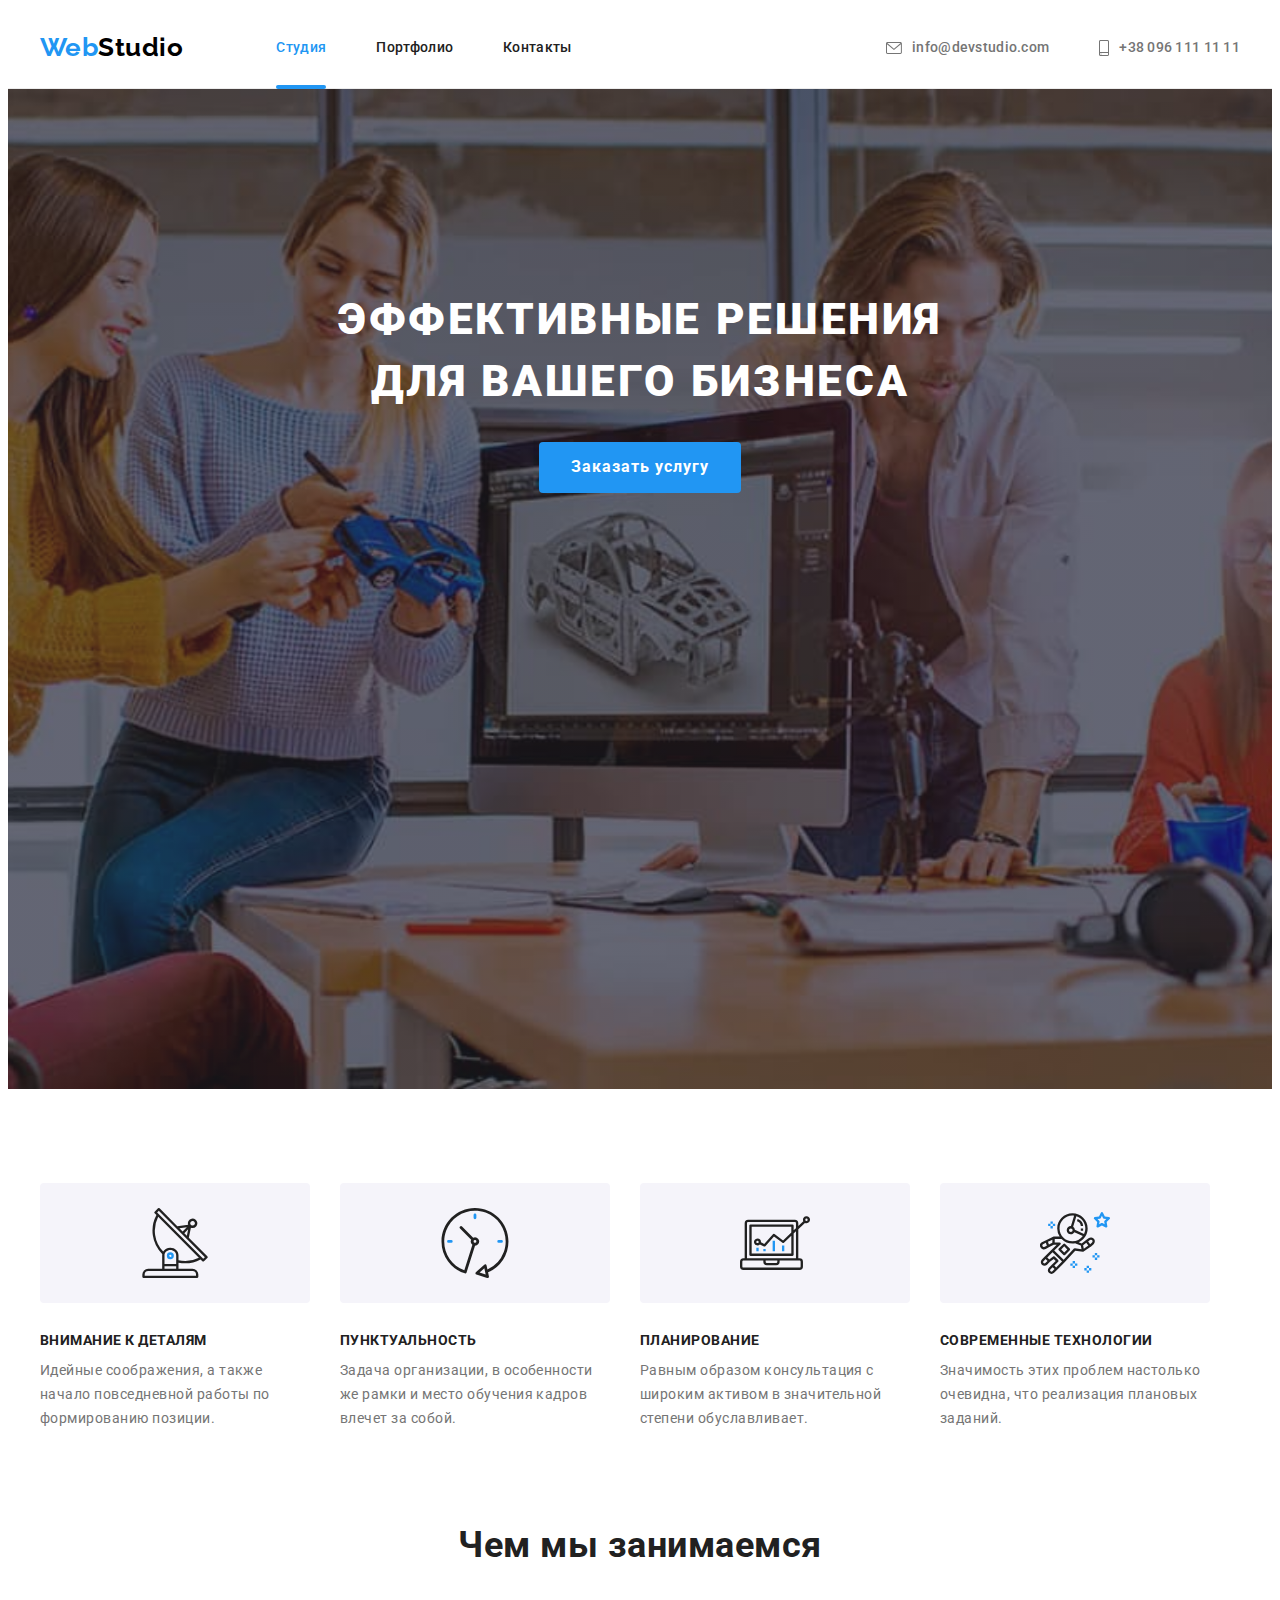
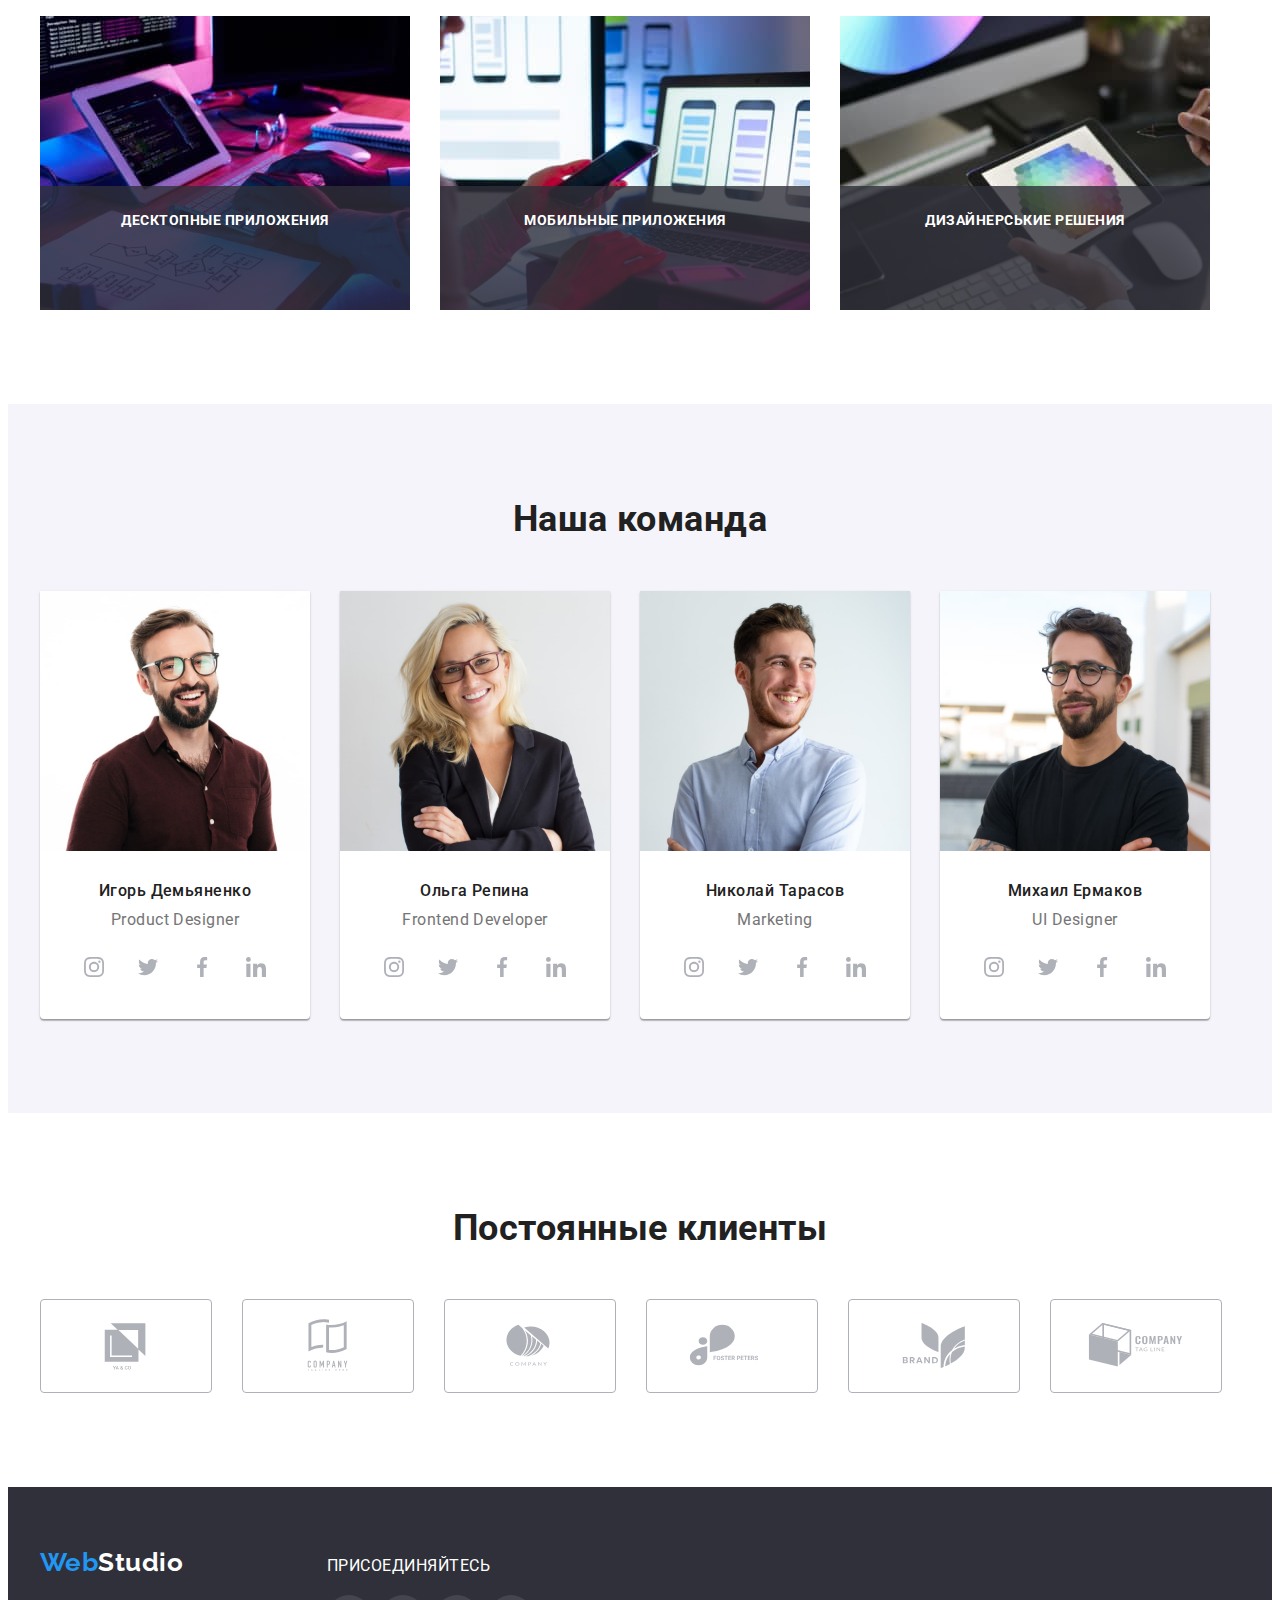
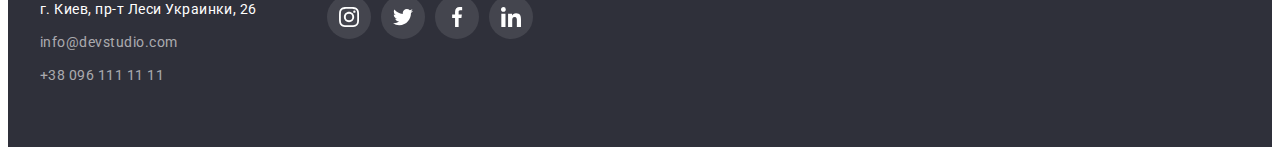
<file: index.html>
<!DOCTYPE html>
<html lang="ru">
  <head>
    <meta charset="UTF-8" />
    <meta http-equiv="X-UA-Compatible" content="IE=edge" />
    <meta name="viewport" content="width=device-width, initial-scale=1.0" />
    <link rel="preconnect" href="https://fonts.googleapis.com" />
    <link rel="preconnect" href="https://fonts.gstatic.com" crossorigin />
    <link
      href="https://fonts.googleapis.com/css2?family=Roboto:wght@400;500;700;900&family=Raleway:wght@700&display=swap"
      rel="stylesheet"
    />
    <link
      rel="stylesheet"
      href="https://cdnjs.cloudflare.com/ajax/libs/modern-normalize/1.1.0/modern-normalize.min.css"
      integrity="sha512-wpPYUAdjBVSE4KJnH1VR1HeZfpl1ub8YT/NKx4PuQ5NmX2tKuGu6U/JRp5y+Y8XG2tV+wKQpNHVUX03MfMFn9Q=="
      crossorigin="anonymous"
      referrerpolicy="no-referrer"
    />
    <link rel="stylesheet" href="css/styles.css" />
    <title>Document</title>
  </head>

  <body>
    <!--Хедер-->
    <header>
      <!--Основная навигация-->
      <div class="container header">
        <nav class="navigation">
          <a href="./index.html" class="name">Web<span class="name-studio">Studio</span></a>
          <ul class="site-nav list">
            <li class="item"><a href="./index.html" class="link current">Студия</a></li>
            <li class="item"><a href="./portfolio.html" class="link">Портфолио</a></li>
            <li class="item"><a href="" class="link">Контакты</a></li>
          </ul>
        </nav>

        <!--Контакты-->
        <ul class="contacts list">
          <li class="item">
            <a href="mailto:info@devstudio.com" class="link">
              <svg class="icon" width="16" height="12">
                <use href="./images/icons-sprite-opti.svg#icon-envelope"></use>
              </svg>
              info@devstudio.com
            </a>
          </li>
          <li class="item">
            <a href="tel:+380961111111" class="link">
              <svg class="icon" width="10" height="16">
                <use href="./images/icons-sprite-opti.svg#icon-smartphone"></use>
              </svg>
              +38 096 111 11 11
            </a>
          </li>
        </ul>
      </div>
    </header>

    <!--Main-->
    <main>
      <!--Большой банер-->
      <section class="banner">
        <h1 class="banner-title">ЭФФЕКТИВНЫЕ РЕШЕНИЯ ДЛЯ ВАШЕГО БИЗНЕСА</h1>
        <button type="button" data-modal-open class="button primary">Заказать услугу</button>
      </section>

      <!--Преимущества-->
      <section class="section our-benefits">
        <div class="container">
          <h2 class="section-title visually-hidden">Преимущества</h2>
          <ul class="benefits list">
            <li class="item">
              <div class="about-benefit">
                <svg class="icon" width="70" height="70">
                  <use href="./images/icons-sprite-opti.svg#icon-antena"></use>
                </svg>
              </div>
              <h3 class="title">Внимание к деталям</h3>
              <p class="description">
                Идейные соображения, а также начало повседневной работы по формированию позиции.
              </p>
            </li>
            <li class="item">
              <div class="about-benefit">
                <svg class="icon" width="70" height="70">
                  <use href="./images/icons-sprite-opti.svg#icon-clock-1"></use>
                </svg>
              </div>
              <h3 class="title">Пунктуальность</h3>
              <p class="description">
                Задача организации, в особенности же рамки и место обучения кадров влечет за собой.
              </p>
            </li>
            <li class="item">
              <div class="about-benefit">
                <svg class="icon" width="70" height="70">
                  <use href="./images/icons-sprite-opti.svg#icon-diagram-1"></use>
                </svg>
              </div>
              <h3 class="title">Планирование</h3>
              <p class="description">
                Равным образом консультация с широким активом в значительной степени обуславливает.
              </p>
            </li>
            <li class="item">
              <div class="about-benefit">
                <svg class="icon" width="70" height="70">
                  <use href="./images/icons-sprite-opti.svg#icon-astronaut-1"></use>
                </svg>
              </div>
              <h3 class="title">Современные технологии</h3>
              <p class="description">
                Значимость этих проблем настолько очевидна, что реализация плановых заданий.
              </p>
            </li>
          </ul>
        </div>
      </section>

      <!--Чем мы занимаемся с картинками-->
      <section class="section works">
        <div class="container">
          <h2 class="section-title">Чем мы занимаемся</h2>
          <ul class="work list">
            <li class="item">
              <div class="desktop-app">
                <img
                  src="./images/box-1.jpg"
                  class="photo"
                  alt="Компьтер и планшет"
                  width="370"
                  height="294"
                />
                <p class="text">Десктопные приложения</p>
              </div>
            </li>
            <li class="item">
              <div class="mobile-app">
                <img
                  src="./images/box-2.jpg"
                  class="photo"
                  alt="Ноутбук и смартфон"
                  width="370"
                  height="294"
                />
                <p class="text">Мобильные приложения</p>
              </div>
            </li>
            <li class="item">
              <div class="design-solutions">
                <img
                  src="./images/box-3.jpg"
                  class="photo"
                  alt="Планшет"
                  width="370"
                  height="294"
                />
                <p class="text">Дизайнерськие решения</p>
              </div>
            </li>
          </ul>
        </div>
      </section>

      <!--Команда-->
      <section class="section teams">
        <div class="container">
          <h2 class="section-title">Наша команда</h2>
          <ul class="team list">
            <!--Демьяненко-->
            <li class="item">
              <img
                src="./images/демьяненко.jpg"
                class="photo"
                alt="Product Designer"
                width="270"
                height="260"
              />
              <div class="about-team">
                <h3 class="title">Игорь Демьяненко</h3>
                <p lang="en" class="position">Product Designer</p>
                <ul class="team-icons list">
                  <li class="item-social">
                    <a href="" class="media">
                      <svg class="icon" width="20" height="20">
                        <use href="./images/icons-sprite-opti.svg#icon-instagram-2"></use>
                      </svg>
                    </a>
                  </li>
                  <li class="item-social">
                    <a href="" class="media">
                      <svg class="icon" width="20" height="20">
                        <use href="./images/icons-sprite-opti.svg#icon-twitter-1"></use>
                      </svg>
                    </a>
                  </li>
                  <li class="item-social">
                    <a href="" class="media">
                      <svg class="icon" width="20" height="20">
                        <use href="./images/icons-sprite-opti.svg#icon-facebook-1"></use>
                      </svg>
                    </a>
                  </li>
                  <li class="item-social">
                    <a href="" class="media">
                      <svg class="icon" width="20" height="20">
                        <use href="./images/icons-sprite-opti.svg#icon-linkedin-1"></use>
                      </svg>
                    </a>
                  </li>
                </ul>
              </div>
            </li>
            <!--Репина-->
            <li class="item">
              <img
                src="./images/репина.jpg"
                class="photo"
                alt="Frontend Developer"
                width="270"
                height="260"
              />
              <div class="about-team">
                <h3 class="title">Ольга Репина</h3>
                <p lang="en" class="position">Frontend Developer</p>
                <ul class="team-icons list">
                  <li class="item-social">
                    <a href="" class="media">
                      <svg class="icon" width="20" height="20">
                        <use href="./images/icons-sprite-opti.svg#icon-instagram-2"></use>
                      </svg>
                    </a>
                  </li>
                  <li class="item-social">
                    <a href="" class="media">
                      <svg class="icon" width="20" height="20">
                        <use href="./images/icons-sprite-opti.svg#icon-twitter-1"></use>
                      </svg>
                    </a>
                  </li>
                  <li class="item-social">
                    <a href="" class="media">
                      <svg class="icon" width="20" height="20">
                        <use href="./images/icons-sprite-opti.svg#icon-facebook-1"></use>
                      </svg>
                    </a>
                  </li>
                  <li class="item-social">
                    <a href="" class="media">
                      <svg class="icon" width="20" height="20">
                        <use href="./images/icons-sprite-opti.svg#icon-linkedin-1"></use>
                      </svg>
                    </a>
                  </li>
                </ul>
              </div>
            </li>
            <!--Тарасов-->
            <li class="item">
              <img
                src="./images/тарасов.jpg"
                class="photo"
                alt="Marketing"
                width="270"
                height="260"
              />
              <div class="about-team">
                <h3 class="title">Николай Тарасов</h3>
                <p lang="en" class="position">Marketing</p>
                <ul class="team-icons list">
                  <li class="item-social">
                    <a href="" class="media">
                      <svg class="icon" width="20" height="20">
                        <use href="./images/icons-sprite-opti.svg#icon-instagram-2"></use>
                      </svg>
                    </a>
                  </li>
                  <li class="item-social">
                    <a href="" class="media">
                      <svg class="icon" width="20" height="20">
                        <use href="./images/icons-sprite-opti.svg#icon-twitter-1"></use>
                      </svg>
                    </a>
                  </li>
                  <li class="item-social">
                    <a href="" class="media">
                      <svg class="icon" width="20" height="20">
                        <use href="./images/icons-sprite-opti.svg#icon-facebook-1"></use>
                      </svg>
                    </a>
                  </li>
                  <li class="item-social">
                    <a href="" class="media">
                      <svg class="icon" width="20" height="20">
                        <use href="./images/icons-sprite-opti.svg#icon-linkedin-1"></use>
                      </svg>
                    </a>
                  </li>
                </ul>
              </div>
            </li>
            <!--Ермаков-->
            <li class="item">
              <img
                src="./images/ермаков.jpg"
                class="photo"
                alt="UI Designer"
                width="270"
                height="260"
              />
              <div class="about-team">
                <h3 class="title">Михаил Ермаков</h3>
                <p lang="en" class="position">UI Designer</p>
                <ul class="team-icons list">
                  <li class="item-social">
                    <a href="" class="media">
                      <svg class="icon" width="20" height="20">
                        <use href="./images/icons-sprite-opti.svg#icon-instagram-2"></use>
                      </svg>
                    </a>
                  </li>
                  <li class="item-social">
                    <a href="" class="media">
                      <svg class="icon" width="20" height="20">
                        <use href="./images/icons-sprite-opti.svg#icon-twitter-1"></use>
                      </svg>
                    </a>
                  </li>
                  <li class="item-social">
                    <a href="" class="media">
                      <svg class="icon" width="20" height="20">
                        <use href="./images/icons-sprite-opti.svg#icon-facebook-1"></use>
                      </svg>
                    </a>
                  </li>
                  <li class="item-social">
                    <a href="" class="media">
                      <svg class="icon" width="20" height="20">
                        <use href="./images/icons-sprite-opti.svg#icon-linkedin-1"></use>
                      </svg>
                    </a>
                  </li>
                </ul>
              </div>
            </li>
          </ul>
        </div>
      </section>

      <!-- Клиенты -->
      <section class="section clients">
        <div class="container">
          <h2 class="section-title">Постоянные клиенты</h2>
          <ul class="our-clients list">
            <li class="item">
              <a href="" class="clients-link">
                <svg class="icon" width="106" height="60">
                  <use href="./images/icons-sprite-opti.svg#icon-group1"></use>
                </svg>
              </a>
            </li>
            <li class="item">
              <a href="" class="clients-link">
                <svg class="icon" width="106" height="60">
                  <use href="./images/icons-sprite-opti.svg#icon-group2"></use>
                </svg>
              </a>
            </li>
            <li class="item">
              <a href="" class="clients-link">
                <svg class="icon" width="106" height="60">
                  <use href="./images/icons-sprite-opti.svg#icon-group3"></use>
                </svg>
              </a>
            </li>
            <li class="item">
              <a href="" class="clients-link">
                <svg class="icon" width="106" height="60">
                  <use href="./images/icons-sprite-opti.svg#icon-group4"></use>
                </svg>
              </a>
            </li>
            <li class="item">
              <a href="" class="clients-link">
                <svg class="icon" width="106" height="60">
                  <use href="./images/icons-sprite-opti.svg#icon-group5"></use>
                </svg>
              </a>
            </li>
            <li class="item">
              <a href="" class="clients-link">
                <svg class="icon" width="106" height="60">
                  <use href="./images/icons-sprite-opti.svg#icon-group6"></use>
                </svg>
              </a>
            </li>
          </ul>
        </div>
      </section>
    </main>

    <!--Футер-->
    <footer>
      <div class="container footer">
        <div class="contact-info">
          <a href="./index.html" class="name studio">Web<span class="name-second">Studio</span></a>
          <address class="location">г. Киев, пр-т Леси Украинки, 26</address>
          <ul class="connection list">
            <li class="item">
              <a href="mailto:info@devstudio.com" class="phone">info@devstudio.com</a>
            </li>
            <li class="item"><a href="tel:+380961111111" class="mail">+38 096 111 11 11</a></li>
          </ul>
        </div>
        <div class="container-join">
          <p class="join">Присоединяйтесь</p>
          <ul class="social-media list">
            <li class="item">
              <a href="" class="media-link">
                <svg class="icon" width="20" height="20">
                  <use href="./images/icons-sprite-opti.svg#icon-instagram-2"></use>
                </svg>
              </a>
            </li>
            <li class="item">
              <a href="" class="media-link">
                <svg class="icon" width="20" height="20">
                  <use href="./images/icons-sprite-opti.svg#icon-twitter-1"></use>
                </svg>
              </a>
            </li>
            <li class="item">
              <a href="" class="media-link">
                <svg class="icon" width="20" height="20">
                  <use href="./images/icons-sprite-opti.svg#icon-facebook-1"></use>
                </svg>
              </a>
            </li>
            <li class="item">
              <a href="" class="media-link">
                <svg class="icon" width="20" height="20">
                  <use href="./images/icons-sprite-opti.svg#icon-linkedin-1"></use>
                </svg>
              </a>
            </li>
          </ul>
        </div>
      </div>
    </footer>

    <!-- Модальное окно -->
    <div class="backdrop is-hidden" data-modal>
      <div class="modal">
        <button type="button" data-modal-close class="close-btn">
          <svg class="icon-btn-close" width="18" height="18">
            <use href="./images/icons-sprite-opti.svg#icon-close-btn"></use>
          </svg>
        </button>
      </div>
    </div>
    <script src="./js/modal.js"></script>
  </body>
</html>
</file>
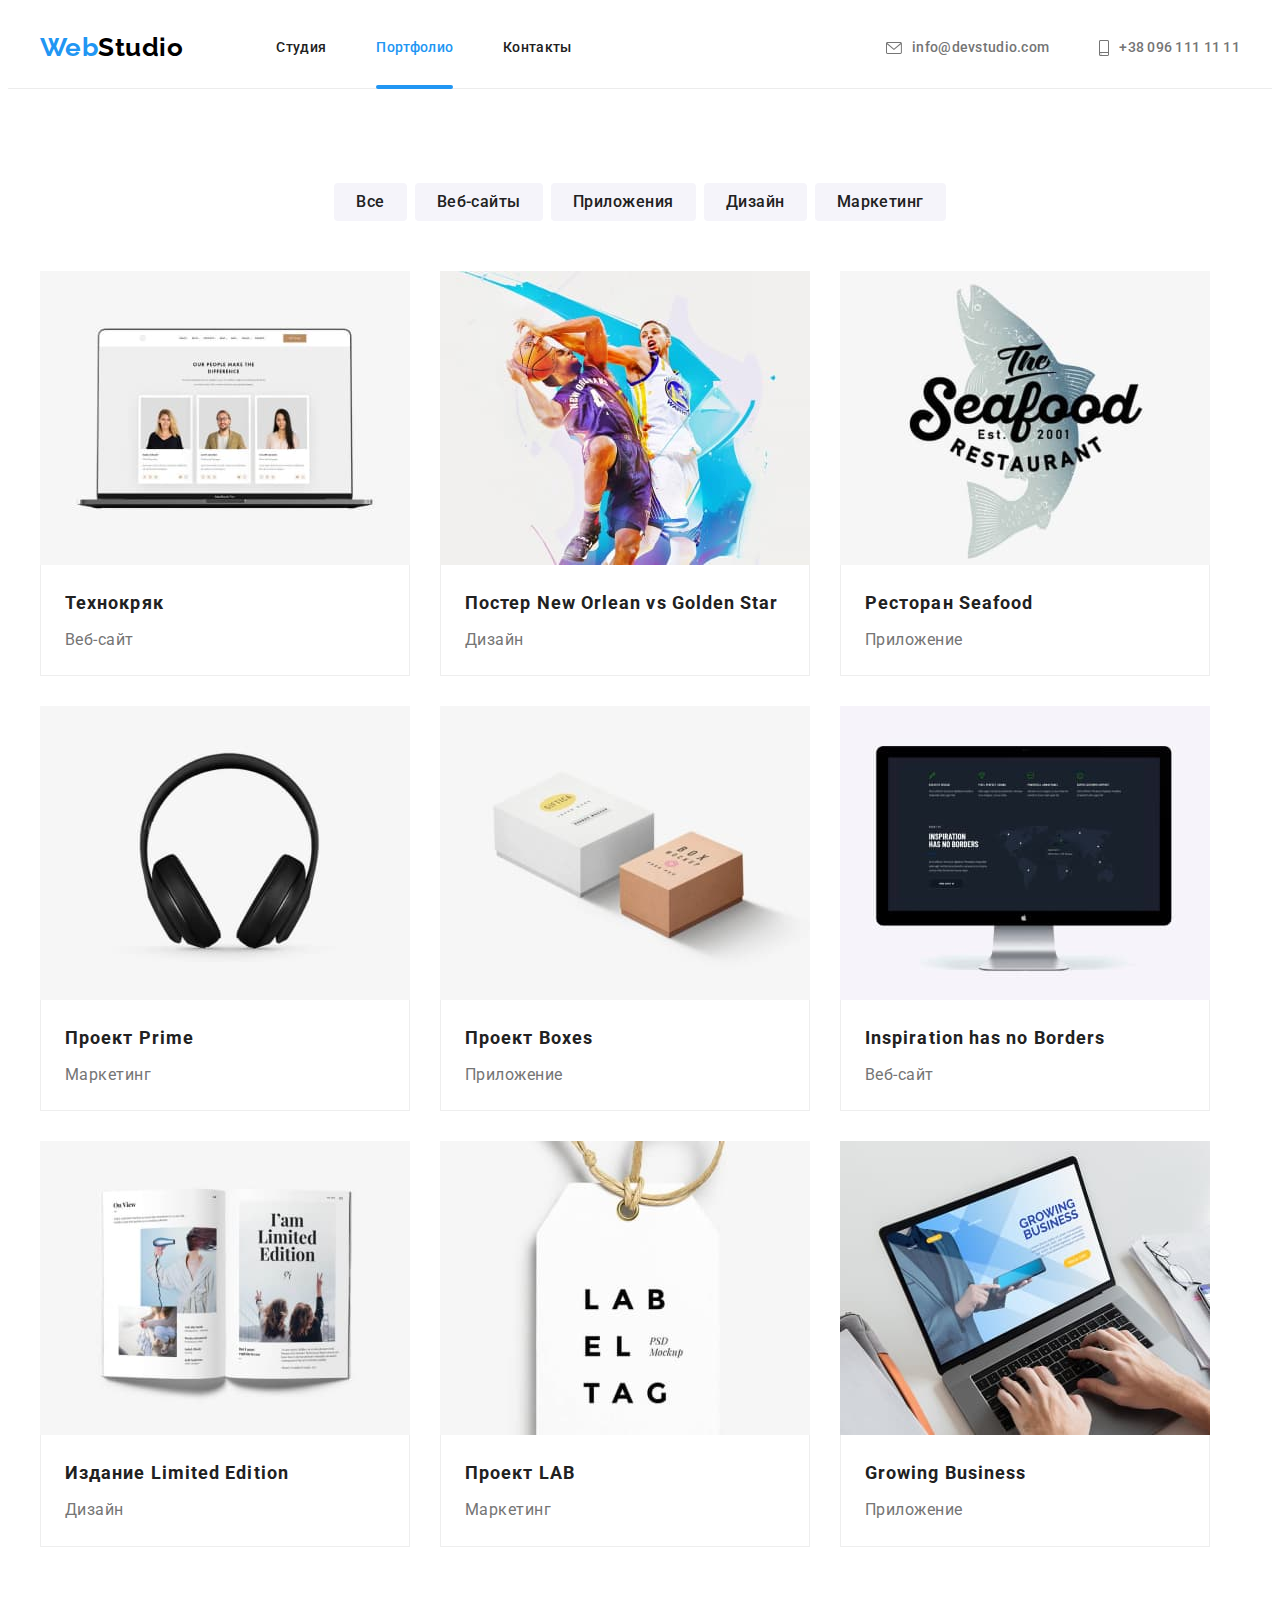
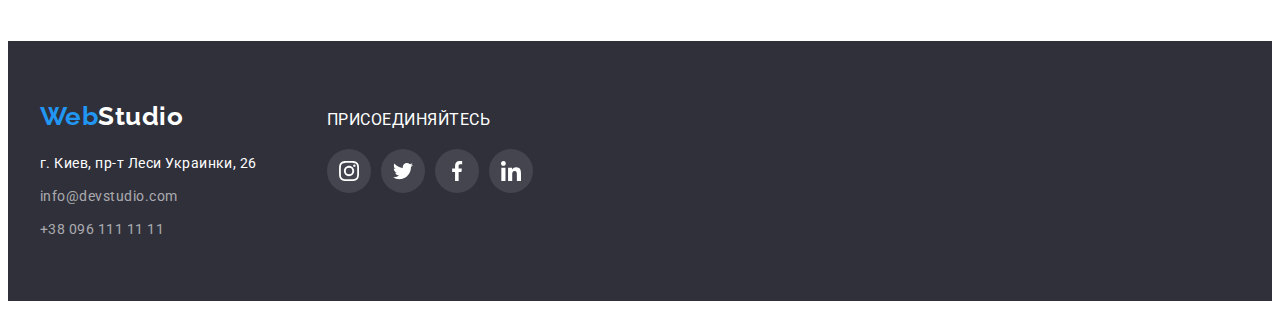
<file: portfolio.html>
<!DOCTYPE html>
<html lang="ru">
  <head>
    <meta charset="UTF-8" />
    <meta http-equiv="X-UA-Compatible" content="IE=edge" />
    <meta name="viewport" content="width=device-width, initial-scale=1.0" />
    <link rel="preconnect" href="https://fonts.googleapis.com" />
    <link rel="preconnect" href="https://fonts.gstatic.com" crossorigin />
    <link
      href="https://fonts.googleapis.com/css2?family=Roboto:wght@400;500;700;900&family=Raleway:wght@700&display=swap"
      rel="stylesheet"
    />
    <link
      rel="stylesheet"
      href="https://cdnjs.cloudflare.com/ajax/libs/modern-normalize/1.1.0/modern-normalize.min.css"
      integrity="sha512-wpPYUAdjBVSE4KJnH1VR1HeZfpl1ub8YT/NKx4PuQ5NmX2tKuGu6U/JRp5y+Y8XG2tV+wKQpNHVUX03MfMFn9Q=="
      crossorigin="anonymous"
      referrerpolicy="no-referrer"
    />
    <link rel="stylesheet" href="css/styles.css" />
    <title>Document</title>
  </head>

  <body>
    <!--Хедер-->
    <header>
      <!--Основная навигация-->
      <div class="container header">
        <nav class="navigation">
          <a href="./index.html" class="name">Web<span class="name-studio">Studio</span></a>
          <ul class="site-nav list">
            <li class="item"><a href="./index.html" class="link">Студия</a></li>
            <li class="item"><a href="./portfolio.html" class="link current">Портфолио</a></li>
            <li class="item"><a href="" class="link">Контакты</a></li>
          </ul>
        </nav>

        <!--Контакты-->
        <ul class="contacts list">
          <li class="item">
            <a href="mailto:info@devstudio.com" class="link">
              <svg class="icon" width="16" height="12">
                <use href="./images/icons-sprite-opti.svg#icon-envelope"></use>
              </svg>
              info@devstudio.com
            </a>
          </li>
          <li class="item">
            <a href="tel:+380961111111" class="link">
              <svg class="icon" width="10" height="16">
                <use href="./images/icons-sprite-opti.svg#icon-smartphone"></use>
              </svg>
              +38 096 111 11 11
            </a>
          </li>
        </ul>
      </div>
    </header>

    <!-- Main -->
    <section class="section portfolio">
      <div class="container">
        <h1 class="section-title visually-hidden">Портфолио</h1>
        <!-- Кнопки -->
        <ul class="filter list">
          <li class="item"><button type="button" class="button secondary">Все</button></li>
          <li class="item"><button type="button" class="button secondary">Веб-сайты</button></li>
          <li class="item"><button type="button" class="button secondary">Приложения</button></li>
          <li class="item"><button type="button" class="button secondary">Дизайн</button></li>
          <li class="item"><button type="button" class="button secondary">Маркетинг</button></li>
        </ul>
        <!-- Проекты -->
        <ul class="projects list">
          <li class="item">
            <a href="" class="project-link">
              <div class="project-thumb">
                <img src="./images/img1.jpg" class="photo" alt="Ноутбук" width="370" height="294" />
                <p class="text">
                  Ресурс предлагает комплексные предложения с разным уровнем функционала и сервисов.
                  Все это позволит посетителю получить исчерпывающие сведения о компании или частном
                  лице.
                </p>
              </div>
              <div class="about-project">
                <h2 class="title">Технокряк</h2>
                <p class="kind">Веб-сайт</p>
              </div>
            </a>
          </li>
          <li class="item">
            <a href="" class="project-link">
              <div class="project-thumb">
                <img
                  src="./images/img2.jpg"
                  class="photo"
                  alt="Два баскетболиста"
                  width="370"
                  height="294"
                />
                <p class="text">Описание</p>
              </div>
              <div class="about-project">
                <h2 class="title">Постер <span lang="en">New Orlean vs Golden Star</span></h2>
                <p class="kind">Дизайн</p>
              </div>
            </a>
          </li>
          <li class="item">
            <a href="" class="project-link">
              <div class="project-thumb">
                <img
                  src="./images/img3.jpg"
                  class="photo"
                  alt="Логотип ресторана"
                  width="370"
                  height="294"
                />
                <p class="text">Описание</p>
              </div>
              <div class="about-project">
                <h2 class="title">Ресторан <span lang="en">Seafood</span></h2>
                <p class="kind">Приложение</p>
              </div>
            </a>
          </li>
          <li class="item">
            <a href="" class="project-link">
              <div class="project-thumb">
                <img
                  src="./images/img4.jpg"
                  class="photo"
                  alt="Наушники"
                  width="370"
                  height="294"
                />
                <p class="text">Описание</p>
              </div>
              <div class="about-project">
                <h2 class="title">Проект <span lang="en">Prime</span></h2>
                <p class="kind">Маркетинг</p>
              </div>
            </a>
          </li>
          <li class="item">
            <a href="" class="project-link">
              <div class="project-thumb">
                <img
                  src="./images/img5.jpg"
                  class="photo"
                  alt="Две коробки"
                  width="370"
                  height="294"
                />
                <p class="text">Описание</p>
              </div>
              <div class="about-project">
                <h2 class="title">Проект <span>Boxes</span></h2>
                <p class="kind">Приложение</p>
              </div>
            </a>
          </li>
          <li class="item">
            <a href="" class="project-link">
              <div class="project-thumb">
                <img
                  src="./images/img6.jpg"
                  class="photo"
                  alt="Веб-сайт на компьютере"
                  width="370"
                  height="294"
                />
                <p class="text">Описание</p>
              </div>
              <div class="about-project">
                <h2 class="title"><span lang="en">Inspiration has no Borders</span></h2>
                <p class="kind">Веб-сайт</p>
              </div>
            </a>
          </li>
          <li class="item">
            <a href="" class="project-link">
              <div class="project-thumb">
                <img
                  src="./images/img7.jpg"
                  class="photo"
                  alt="Открытая книга"
                  width="370"
                  height="294"
                />
                <p class="text">Описание</p>
              </div>
              <div class="about-project">
                <h2 class="title">Издание <span lang="en">Limited Edition</span></h2>
                <p class="kind">Дизайн</p>
              </div>
            </a>
          </li>
          <li class="item">
            <a href="" class="project-link">
              <div class="project-thumb">
                <img
                  src="./images/img8.jpg"
                  class="photo"
                  alt="Бирка проекта"
                  width="370"
                  height="294"
                />
                <p class="text">Описание</p>
              </div>
              <div class="about-project">
                <h2 class="title">Проект <span lang="en">LAB</span></h2>
                <p class="kind">Маркетинг</p>
              </div>
            </a>
          </li>
          <li class="item">
            <a href="" class="project-link">
              <div class="project-thumb">
                <img
                  src="./images/img9.jpg"
                  class="photo"
                  alt="Ноутбук с отрытым приложением"
                  width="370"
                  height="294"
                />
                <p class="text">Описание</p>
              </div>
              <div class="about-project">
                <h2 class="title"><span lang="en">Growing Business</span></h2>
                <p class="kind">Приложение</p>
              </div>
            </a>
          </li>
        </ul>
      </div>
    </section>

    <!--Футер-->
    <footer>
      <div class="container footer">
        <div class="contact-info">
          <a href="./index.html" class="name studio">Web<span class="name-second">Studio</span></a>
          <address class="location">г. Киев, пр-т Леси Украинки, 26</address>
          <ul class="connection list">
            <li class="item">
              <a href="mailto:info@devstudio.com" class="phone">info@devstudio.com</a>
            </li>
            <li class="item"><a href="tel:+380961111111" class="mail">+38 096 111 11 11</a></li>
          </ul>
        </div>
        <div class="container-join">
          <p class="join">Присоединяйтесь</p>
          <div class="our-social-media">
            <ul class="social-media list">
              <li class="item">
                <a href="" class="media-link">
                  <svg class="icon" width="20" height="20">
                    <use href="./images/icons-sprite-opti.svg#icon-instagram-2"></use>
                  </svg>
                </a>
              </li>
              <li class="item">
                <a href="" class="media-link">
                  <svg class="icon" width="20" height="20">
                    <use href="./images/icons-sprite-opti.svg#icon-twitter-1"></use>
                  </svg>
                </a>
              </li>
              <li class="item">
                <a href="" class="media-link">
                  <svg class="icon" width="20" height="20">
                    <use href="./images/icons-sprite-opti.svg#icon-facebook-1"></use>
                  </svg>
                </a>
              </li>
              <li class="item">
                <a href="" class="media-link">
                  <svg class="icon" width="20" height="20">
                    <use href="./images/icons-sprite-opti.svg#icon-linkedin-1"></use>
                  </svg>
                </a>
              </li>
            </ul>
          </div>
        </div>
      </div>
    </footer>
  </body>
</html>
</file>
<file: css/styles.css>
:root {
  --main-text-color: #757575;
  --title-color: #212121;
  --accent-color: #2196f3;
  --second-accent-color: #ffffff;
  --header-background-color: #ffffff;
  --team-section-background-color: #f5f4fa;
  --footer-background-color: #2f303a;
  --footer-contacts: rgba(255, 255, 255, 0.6);
  --timing-function: cubic-bezier(0.4, 0, 0.2, 1);
}
body {
  color: var(--main-text-color);
  font-family: 'Roboto', sans-serif;
  letter-spacing: 0.03em;
}
.list {
  padding: 0;
  margin: 0;
  list-style: none;
}
header {
  background-color: #ffffff;
  border-bottom: 1px solid #ececec;
}
.container {
  margin: 0 auto;
  width: 1200px;
  padding-left: 15px;
  padding-right: 15px;
}
.header {
  display: flex;
}
.navigation {
  display: flex;
  align-items: center;
}
.name {
  display: block;
  margin-right: 93px;
  color: var(--accent-color);
  font-family: 'Raleway';
  font-weight: 700;
  font-size: 26px;
  line-height: 1.2;
  text-decoration: none;
}
.name-studio {
  color: #000000;
  text-decoration: none;
  transition: color 250ms var(--timing-function);
}
.name-studio:hover,
.name-studio:focus,
.site-nav .link:hover,
.site-nav .link:focus,
.site-nav .link.current {
  color: var(--accent-color);
}
.site-nav .item {
  position: relative;
}
.site-nav .link.current {
  position: relative;
}
.site-nav .link.current::after {
  content: '';
  position: absolute;
  display: block;
  left: 0;
  bottom: -1px;
  width: 100%;
  height: 4px;
  background: var(--accent-color);
  border-radius: 2px;
}
/* site nav */

.site-nav .link {
  display: block;
  padding-top: 32px;
  padding-bottom: 32px;
  color: var(--title-color);
  font-weight: 500;
  font-size: 14px;
  line-height: 1.14;
  text-decoration: none;
  transition: color 250ms var(--timing-function);
}

.site-nav .item:not(:last-child) {
  margin-right: 50px;
}

.site-nav,
.contacts {
  display: flex;
  letter-spacing: 0.02em;
}
/* contacts */
.contacts {
  margin-left: auto;
}

.contacts .link {
  display: flex;
  align-items: center;
  padding-top: 32px;
  padding-bottom: 32px;
  color: var(--main-text-color);
  font-weight: 500;
  font-size: 14px;
  line-height: 1.14;
  letter-spacing: 0.02em;
  text-decoration: none;
  transition: color 250ms var(--timing-function);
}
.contacts .link:hover,
.contacts .link:focus {
  color: var(--accent-color);
}
.contacts .icon {
  padding: 0;
  border: 0;
  margin-right: 10px;
  fill: currentColor;
}
.contacts .icon:hover,
.contacts .icon:focus {
  fill: var(--accent-color);
}
.contacts .item:hover,
.contacts .item:focus {
  color: var(--accent-color);
  fill: var(--accent-color);
}
.contacts .item + .item {
  margin-left: 50px;
}
/* main */

/* banner */

.banner {
  max-width: 1600px;
  height: 600px;
  margin-left: auto;
  margin-right: auto;
  padding-top: 200px;
  padding-bottom: 200px;
  background-color: var(--footer-background-color);
  background-image: linear-gradient(to right, rgba(47, 48, 58, 0.4), rgba(47, 48, 58, 0.4)),
    url('../images/banner.jpg');
  background-repeat: no-repeat;
  background-size: cover;
  background-position: center;
  text-align: center;
}

.banner-title {
  width: 696px;
  margin-left: auto;
  margin-right: auto;
  margin-top: 0;
  margin-bottom: 30px;
  color: var(--second-accent-color);
  font-weight: 900;
  font-size: 44px;
  line-height: 1.4;
  text-align: center;
  text-transform: uppercase;
}
.banner-title,
.button.primary {
  letter-spacing: 0.06em;
}
.button {
  padding: 10px 32px;
  border: 0px;
  border-radius: 4px;
  color: var(--title-color);
  background-color: var(--second-accent-color);
  font-size: 16px;
  font-family: inherit;
  cursor: pointer;
  text-align: center;
  transition: color 250ms var(--timing-function), background-color 250ms var(--timing-function),
    box-shadow 250ms var(--timing-function);
}
.button.primary {
  min-width: 200px;
  background-color: var(--accent-color);
  color: var(--second-accent-color);
  font-weight: 700;
  line-height: 1.9;
}
.button.primary:hover,
.button.primary:focus {
  background-color: var(--team-section-background-color);
  color: var(--title-color);
}
.button.secondary {
  padding: 6px 22px;
  background-color: var(--team-section-background-color);
  color: var(--title-color);
  font-weight: 500;
  line-height: 1.6;
  letter-spacing: 0.03em;
}
.filter .item:not(:last-child) {
  margin-right: 8px;
}

.button.secondary:hover,
.button.secondary:focus {
  background-color: var(--accent-color);
  color: var(--second-accent-color);
  box-shadow: 0px 3px 1px rgba(0, 0, 0, 0.1), 0px 1px 2px rgba(0, 0, 0, 0.08),
    0px 2px 2px rgba(0, 0, 0, 0.12);
}

/* sections */
.section {
  padding-top: 94px;
  padding-bottom: 94px;
}
.section-title {
  padding: 0;
  margin: 0;
  color: var(--title-color);
  font-weight: 700;
  font-size: 36px;
  line-height: 1.17;
  text-align: center;
}
.section-title.visually-hidden {
  position: absolute;
  white-space: nowrap;
  width: 1px;
  height: 1px;
  overflow: hidden;
  border: 0;
  padding: 0;
  clip: rect(0 0 0 0);
  clip-path: inset(50%);
  margin: -1px;
}

/* Преимущества */
.benefits {
  display: flex;
  flex-wrap: wrap;
}
.benefits .item {
  width: 270px;
  margin-right: 30px;
}
.benefits .item:nth-child(4n) {
  margin-right: 0;
}
.section .benefits {
  margin-top: 0;
  margin-bottom: 0;
}
.about-benefit {
  height: 120px;
  display: flex;
  align-items: center;
  justify-content: center;
  background-color: #f5f4fa;
  border-radius: 4px;
  margin-bottom: 30px;
}

.benefits .title {
  margin-top: 0;
  margin-bottom: 10px;
  color: var(--title-color);
  font-weight: 700;
  font-size: 14px;
  line-height: 1.14;
  text-transform: uppercase;
}
.benefits .description {
  margin-top: 0;
  margin-bottom: 0;
  font-size: 14px;
  line-height: 1.7;
}

/* Чем мы занимаемся */
.section.works {
  padding-top: 0;
}
.work {
  display: flex;
  flex-wrap: wrap;
}
.work .item {
  margin-right: 30px;
}
.work .item:nth-child(3n) {
  margin-right: 0;
}
.desktop-app,
.mobile-app,
.design-solutions {
  position: relative;
}
.desktop-app .text,
.mobile-app .text,
.design-solutions .text {
  position: absolute;
  width: 370px;
  height: 70px;
  font-family: inherit;
  font-weight: 700;
  font-size: 14px;
  line-height: 1.14;
  text-transform: uppercase;
  text-align: center;
  bottom: 0;
  margin: 0;
  padding-top: 27px;
  padding-bottom: 27px;
  color: var(--second-accent-color);
  background: rgba(47, 48, 58, 0.8);
}
.photo {
  display: block;
}
.section.works .section-title,
.section.teams .section-title {
  margin-bottom: 50px;
}

/* Команда */
.section.teams {
  background-color: var(--team-section-background-color);
}
.team {
  display: flex;
  flex-wrap: wrap;
}
.team .item {
  margin-right: 30px;
  box-shadow: 0px 1px 3px rgba(0, 0, 0, 0.12), 0px 1px 1px rgba(0, 0, 0, 0.14),
    0px 2px 1px rgba(0, 0, 0, 0.2);
  border-radius: 0px 0px 4px 4px;
}
.team .item:nth-child(4n) {
  margin-right: 0;
}
.team .item {
  background-color: var(--second-accent-color);
}
.about-team {
  padding-top: 30px;
  padding-bottom: 30px;
}
.about-team .title {
  margin-top: 0;
  margin-bottom: 10px;
  color: var(--title-color);
  font-weight: 500;
  font-size: 16px;
  line-height: 1.19;
  text-align: center;
}
.about-team .position {
  margin-top: 0;
  margin-bottom: 16px;
  line-height: 1.19;
  text-align: center;
}
.team-icons {
  display: flex;
  flex-wrap: wrap;
  justify-content: center;
}
.team-icons .item-social {
  margin-right: 10px;
}
.team-icons .item-social:nth-child(4n) {
  margin-right: 0;
}
.team-icons .media {
  display: flex;
  align-items: center;
  justify-content: center;
  width: 44px;
  height: 44px;
  border-radius: 50%;
  fill: #afb1b8;
  transition: fill 250ms var(--timing-function), background-color 250ms var(--timing-function);
}

.team-icons .media:hover,
.team-icons .media:focus {
  background-color: var(--accent-color);
  fill: var(--second-accent-color);
}

/* Clients */
.clients .section-title {
  margin-bottom: 50px;
}
.our-clients {
  display: flex;
}
.our-clients .item {
  margin-right: 30px;
}

.our-clients .item:nth-child(6n) {
  margin-right: 0;
}
.clients-link {
  display: flex;
  align-items: center;
  justify-content: center;
  width: 170px;
  height: 92px;
  fill: #afb1b8;
  border: 1px solid rgba(175, 177, 184, 1);
  border-radius: 4px;
  transition: fill 250ms var(--timing-function), border 250ms var(--timing-function);
}
.clients-link:hover,
.clients-link:focus {
  fill: var(--accent-color);
  border-color: var(--accent-color);
}

/* Футер */

footer {
  padding-top: 60px;
  padding-bottom: 60px;
  background-color: var(--footer-background-color);
}
.footer {
  display: flex;
  align-items: baseline;
}
.contact-info {
  margin-right: 70px;
}
.name.studio {
  display: block;
  margin-bottom: 20px;
  margin-right: 0;
}
.name-second {
  color: var(--second-accent-color);
  transition: color 250ms var(--timing-function);
}

.name-second:hover,
.name-second:focus {
  color: var(--accent-color);
}

.location {
  margin-bottom: 9px;
  color: var(--second-accent-color);
  font-style: normal;
  font-size: 14px;
  line-height: 1.7;
}

.phone,
.mail {
  font-size: 14px;
  line-height: 1.7;
  text-decoration: none;
  transition: color 250ms var(--timing-function);
}
.connection .item:not(:last-child) {
  margin-bottom: 9px;
}

.phone,
.mail {
  color: var(--footer-contacts);
}

.phone:hover,
.phone:focus,
.mail:hover,
.mail:focus {
  color: var(--accent-color);
}
.join {
  color: var(--second-accent-color);
  text-transform: uppercase;
  line-height: 1.14;
  margin-bottom: 20px;
  margin-top: 0;
}

.social-media {
  display: flex;
  flex-wrap: wrap;
}
.social-media .item:not(:last-child) {
  margin-right: 10px;
}
.media-link {
  display: flex;
  align-items: center;
  justify-content: center;
  fill: var(--second-accent-color);
  width: 44px;
  height: 44px;
  border-radius: 50%;
  background-color: rgba(255, 255, 255, 0.1);
  transition: background-color 250ms var(--timing-function);
}
.media-link:hover,
.media-link:focus {
  background-color: var(--accent-color);
}
.backdrop {
  position: fixed;
  top: 0;
  left: 0;
  width: 100%;
  height: 100%;
  background-color: rgba(0, 0, 0, 0.2);
  opacity: 1;
  transition: opacity 250ms var(--timing-function), visibility 250ms var(--timing-function);
}
.backdrop.is-hidden {
  opacity: 0;
  pointer-events: none;
  visibility: hidden;
}
.modal {
  position: absolute;
  top: 50%;
  left: 50%;
  transform: translate(-50%, -50%);
  transition: transform 250ms var(--timing-function);
  width: 528px;
  height: 581px;
  opacity: 1;
  background-color: var(--second-accent-color);
  box-shadow: 0px 1px 3px rgba(0, 0, 0, 0.12), 0px 1px 1px rgba(0, 0, 0, 0.14),
    0px 2px 1px rgba(0, 0, 0, 0.2);
  border-radius: 4px;
}
.close-btn {
  position: absolute;
  top: 8px;
  right: 8px;
  width: 30px;
  height: 30px;
  padding: 6px;
  background: var(--second-accent-color);
  fill: #000000;
  border: 1px solid rgba(0, 0, 0, 0.1);
  border-radius: 50%;
  display: flex;
  justify-content: center;
  align-items: center;
  cursor: pointer;
}
/* Портфолио */

.filter {
  display: flex;
  flex-wrap: wrap;
  justify-content: center;
  margin-bottom: 50px;
}
.projects {
  display: flex;
  flex-wrap: wrap;
}
.projects .item {
  width: 370px;
  margin-right: 30px;
  margin-bottom: 30px;
}
.projects .item:nth-child(3n) {
  margin-right: 0;
}
.projects .item:nth-last-child(-n + 3) {
  margin-bottom: 0;
}
.project-link {
  display: block;
  text-decoration: none;
  color: inherit;
  transition: box-shadow 250ms var(--timing-function);
}
.project-link:hover,
.project-link:focus {
  box-shadow: 0px 1px 1px rgba(0, 0, 0, 0.12), 0px 4px 4px rgba(0, 0, 0, 0.06),
    1px 4px 6px rgba(0, 0, 0, 0.16);
}
.project-thumb {
  position: relative;
  content: '';
  top: 0;
  left: 0;
  width: 100%;
  height: 294px;
  overflow: hidden;
}
.project-thumb .text {
  position: absolute;
  width: 100%;
  height: 100%;
  top: 0;
  left: 0;
  padding: 63px 24px;
  margin-top: 0;
  margin-bottom: 0;
  font-size: 18px;
  transform: translateY(101%);
  transition: transform 250ms var(--timing-function);
  line-height: 1.56;
  color: var(--second-accent-color);
  background-color: rgba(33, 150, 243, 0.9);
}
.project-link:hover .project-thumb .text,
.project-link:focus .project-thumb .text {
  transform: translateY(0);
}
.about-project {
  padding: 20px 24px;
  border-right: 1px solid #eeeeee;
  border-bottom: 1px solid #eeeeee;
  border-left: 1px solid #eeeeee;
}
.about-project .title {
  margin-top: 0;
  margin-bottom: 4px;
  color: var(--title-color);
  font-weight: 700;
  font-size: 18px;
  line-height: 2;
  letter-spacing: 0.06em;
}
.about-project .kind {
  margin-top: 0;
  margin-bottom: 0;
  line-height: 1.9;
}
</file>
